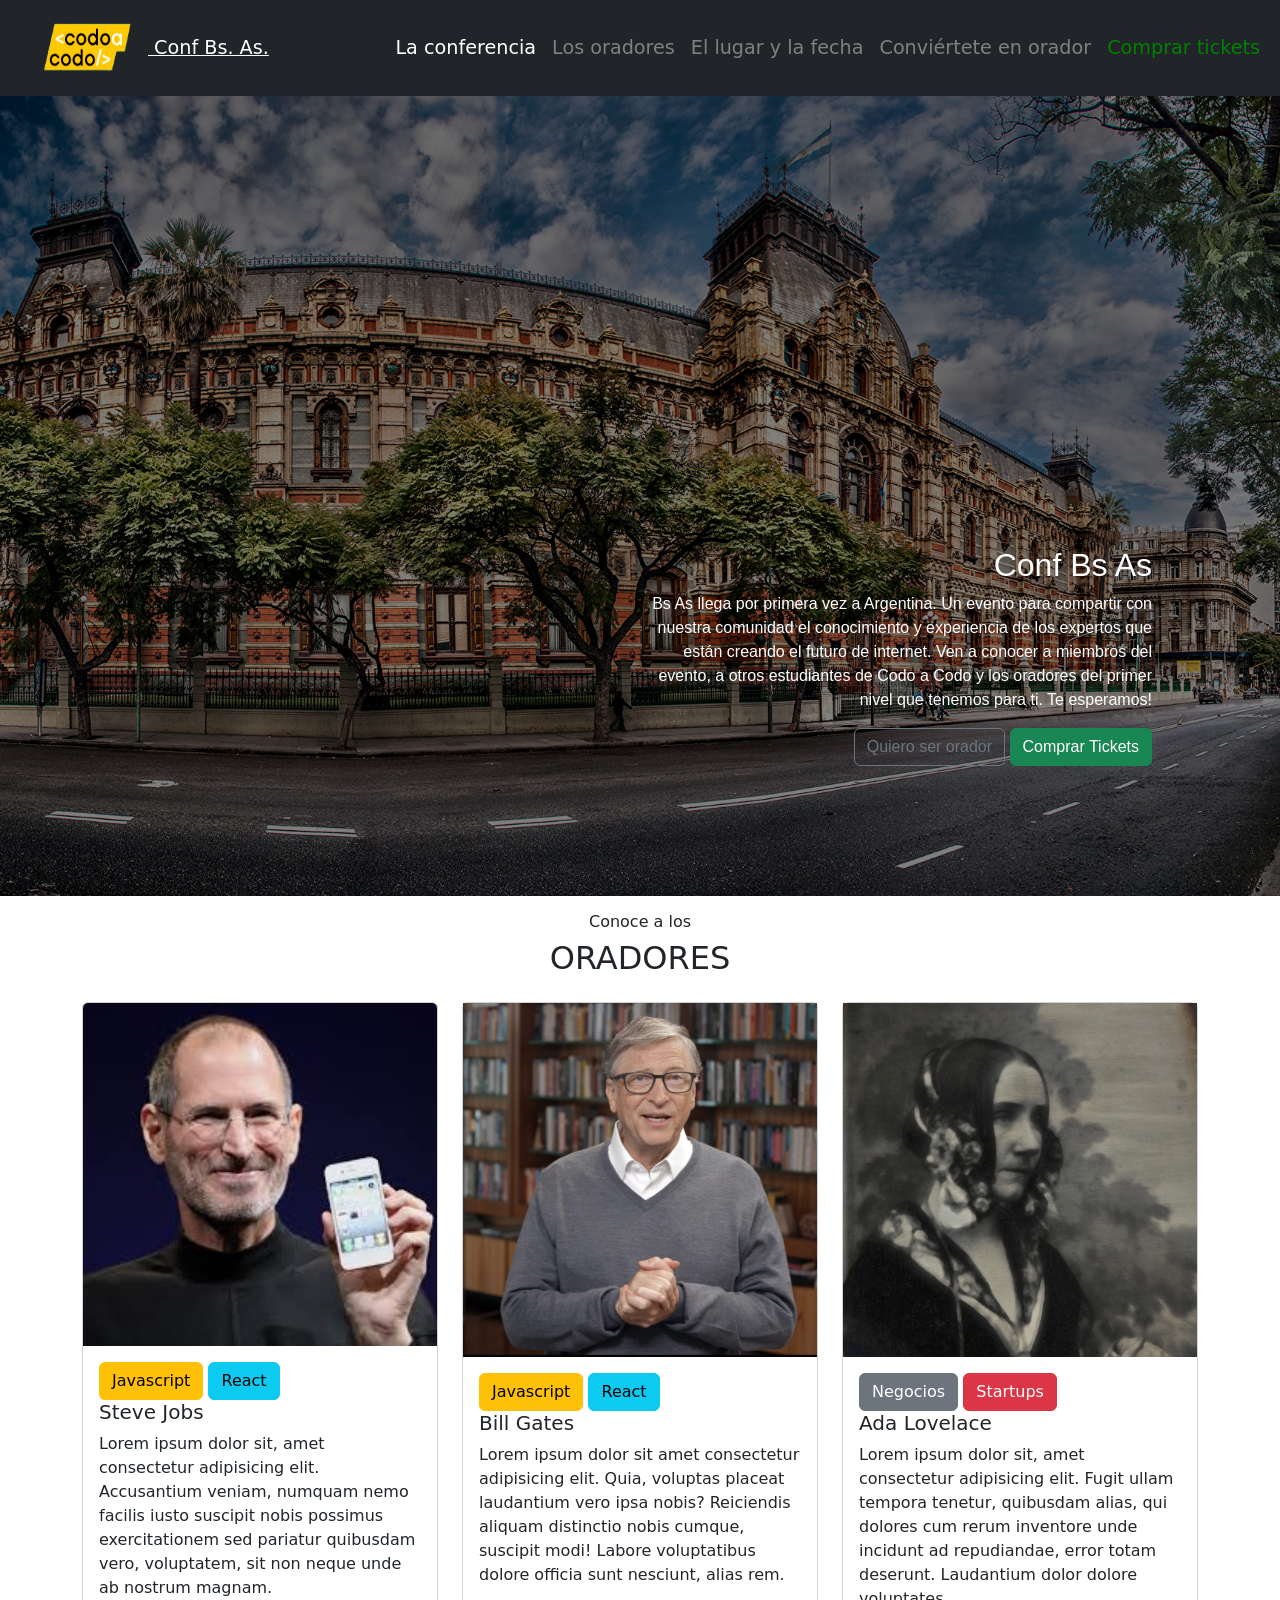
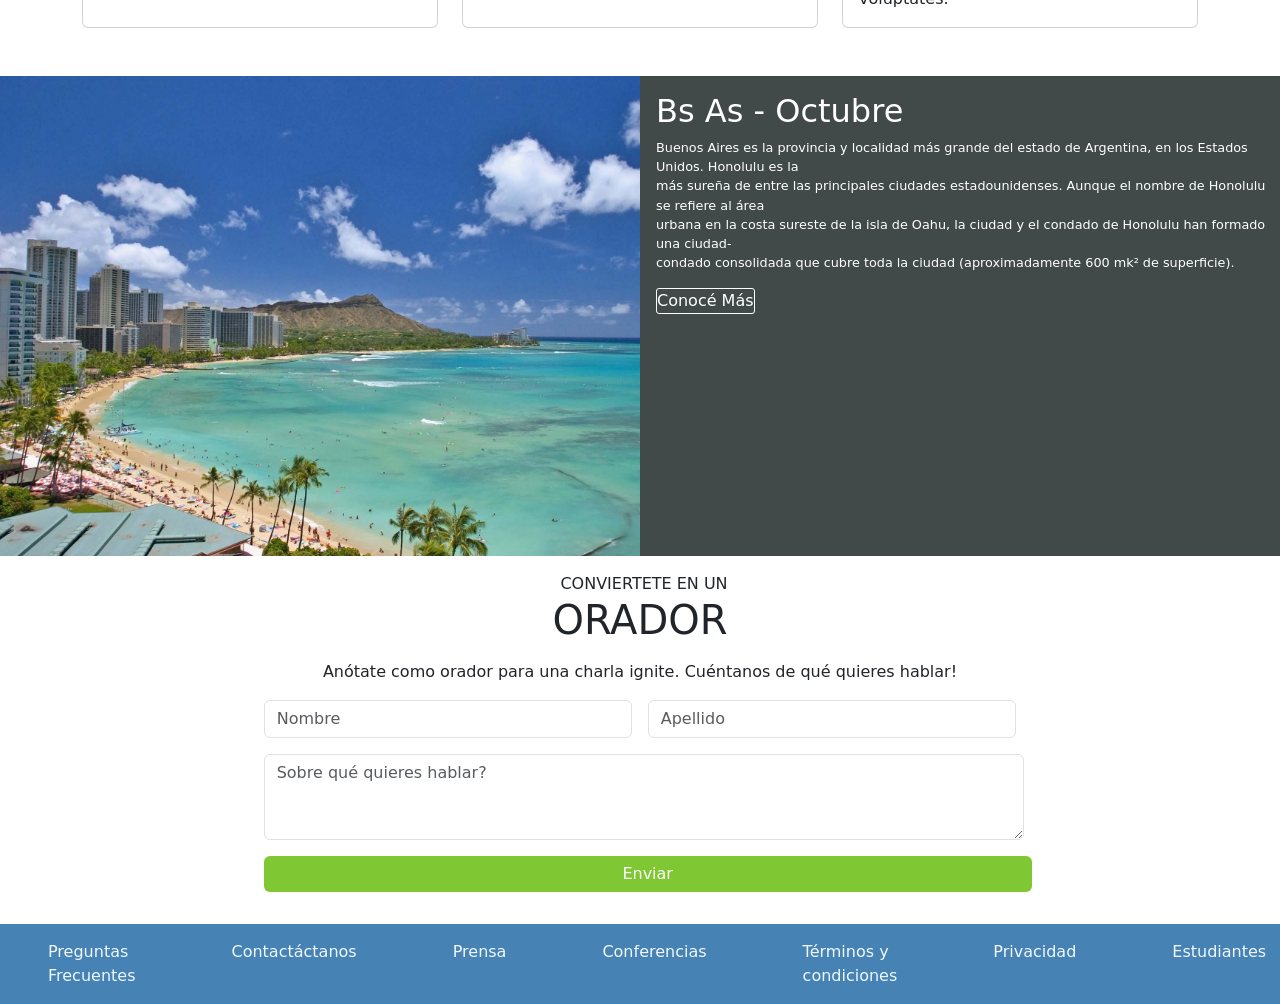
<file: index.html>
<!-- ESTRUCTURA/TIPO DE DOCUMENTO -->

<!doctype html>

<!-- LENGUAJE, TITULO, LINKS NECESARIOS -->
<html lang="en">
  <head>
    <meta charset="utf-8">
    <meta name="viewport" contents="width=device-width, initial-scale=1">
    <title>CodoaCodo</title>
    <link href="https://cdn.jsdelivr.net/npm/bootstrap@5.2.1/dist/css/bootstrap.min.css" rel="stylesheet" integrity="sha384-iYQeCzEYFbKjA/T2uDLTpkwGzCiq6soy8tYaI1GyVh/UjpbCx/TYkiZhlZB6+fzT" crossorigin="anonymous">
    <link rel="stylesheet" href="/Styles.css">
  </head>

  <!-- BARRA DE NAVEGACION -->
   <header>
    <nav class="navbar navbar-expand-lg bg-dark">
        <div class="container-fluid ">
            <a class="navbar-brand" href="barra de navegacion ">
           <a href="/index.html" style="color: white;" > <img src="img/codoacodo.png" width="120" height="80" alt="logo Codo a Codo" class="CaC"> Conf Bs. As.</a>
            <button class="navbar-toggler" type="button" data-bs-toggle="collapse"
                data-bs-target="#navbarSupportedContent" aria-controls="navbarSupportedContent" aria-expanded="false"
                aria-label="Toggle navigation">
                <span class="navbar-toggler-icon"></span>
            </button>
            <div class="collapse navbar-collapse" id="navbarSupportedContent">
                <ul class="navbar-nav ms-auto">
                    <li class="nav-item active"> <a class="nav-link" href="#principal" style="color:white">La
                            conferencia</a></li>
                    <li class="nav-item"><a class="nav-link" href="#oradores" style="color:gray">Los oradores</a></li>
                    <li class="nav-item"><a class="nav-link" href="#ubicacion" style="color: gray">El lugar y la
                            fecha</a></li>
                    <li class="nav-item"><a class="nav-link" href="#orador" style="color: gray">Conviértete en
                            orador</a></li>
                    <li class="nav-item"><a class="nav-link" href="/Entradas.html" style="color: green">Comprar tickets</a>
                    </li>
                </ul>
            </div>
        </div>
    </nav>
</header>

<!-- COMIENZO DE LA PAGINA "CUERPO" -->

  <body>

    <!-- PRIMER ARTICULO -->
    <article>
        <section class="img-section  container-fluid"  id="icf">
        </section>
    
        <div class="img-section-div">
          <h2>Conf Bs As</h2>
          <p>Bs As llega por primera vez a Argentina. Un evento para compartir con <br>
              nuestra comunidad el conocimiento y experiencia de los expertos que <br>
              están creando el futuro de internet. Ven a conocer a miembros del <br>
              evento, a otros estudiantes de Codo a Codo y los oradores del primer <br>
              nivel que tenemos para ti. Te esperamos! </p>
          <button type="button" class="btn btn-outline-secondary" id="boton1">Quiero ser orador</button>
         <a href="/Entradas.html">  <button type="button" class="btn btn-success">Comprar Tickets</button></a>
          </div>
    
    </article>
   <!-- PRIMERA SECCION "LAS CARTAS" -->
    <section>
        <div class="titulo-oradores">
            <h6>Conoce a los</h6>
            <h2>ORADORES</h2>
        </div>
        <div class="oradores" id="oradores">
            <div class="container">
                <div class="row row-cols-1 row-cols-md-3 g-4">
                    <div class="col">
                        <div class="card h-100">
                            <img src="./img/steve.jpg" class="card-img-top" alt="Imagen Steve Jobs">
                            <div class="card-body">
                                <button type="button" class="btn btn-warning">Javascript</button>
                                <button type="button" class="btn btn-info">React</button>
                                <h5 class="card-steve">Steve Jobs</h5>
                                <p class="card-text">Lorem ipsum dolor sit, amet consectetur adipisicing elit.
                                    Accusantium veniam, numquam nemo facilis iusto suscipit nobis possimus
                                    exercitationem sed
                                    pariatur quibusdam vero, voluptatem, sit non neque unde ab nostrum magnam.</p>
                            </div>
                        </div>
                    </div>
                    <div class="col">
                        <div class="card h-100">
                            <img src="./img/bill.jpg" class="bill" alt="Imagen Bill Gates">
                            <div class="card-body">
                                <button type="button" class="btn btn-warning">Javascript</button>
                                <button type="button" class="btn btn-info">React</button>
                                <h5 class="card-title">Bill Gates</h5>
                                <p class="card-text">Lorem ipsum dolor sit amet consectetur adipisicing elit. Quia,
                                    voluptas placeat laudantium vero ipsa nobis? Reiciendis aliquam distinctio nobis
                                    cumque,
                                    suscipit modi! Labore voluptatibus dolore officia sunt nesciunt, alias rem.</p>
                            </div>
                        </div>
                    </div>
                    <div class="col">
                        <div class="card h-100">
                            <img src="./img/ada.jpeg" class="ada" alt="Imagen Ada Lovelace">
                            <div class="card-body">
                                <button type="button" class="btn btn-secondary">Negocios</button>
                                <button type="button" class="btn btn-danger">Startups</button>
                                <h5 class="card-title">Ada Lovelace</h5>
                                <p class="card-text">Lorem ipsum dolor sit, amet consectetur adipisicing elit. Fugit
                                    ullam tempora tenetur, quibusdam alias, qui dolores cum rerum inventore unde
                                    incidunt ad repudiandae, error totam deserunt. Laudantium dolor dolore
                                    voluptates.</p>
                            </div>
                        </div>
                    </div>
                </div>
            </div>
        </div>
         <!-- SEGUNDA SECCION "UBICACION" -->
        <section class="section-img-text">
            <div class="div-image-section">
            </div>
      
            <div class="div-text-section">
              <div>
              <h2 id="ubicacion">Bs As - Octubre</h2>
              <p> Buenos Aires es la provincia y localidad más grande del estado de Argentina, en los Estados Unidos. Honolulu es la <br>
                más sureña de entre las principales ciudades estadounidenses. Aunque el nombre de Honolulu se refiere al área <br>
                urbana en la costa sureste de la isla de Oahu, la ciudad y el condado de Honolulu han formado una ciudad- <br>
                condado consolidada que cubre toda la ciudad (aproximadamente 600 mk² de superficie).
              </p>
      
              <input type="button" value="Conocé Más" id="conoce-mas">
            </div>
              
            </div>
          </section>
          <!-- TERCERA SECCION "FORMULARIO" -->
          <section class="conviertete-en-orador">
            <div class="titulo-conviertete">
                <p>CONVIERTETE EN UN</p>
                <h1 id="orador">ORADOR</h1>
              </div>
            <form>
              <p>Anótate como orador para una charla ignite. Cuéntanos de qué quieres hablar!</p>
              <div class="mb-3">
                
                <label for="exampleInputText" class="form-label" ></label>
                <input type="text" class="form-control" id="exampleInputText" aria-describedby="textHelp" placeholder="Nombre">
                <label for="exampleInputText" class="form-label"></label>
                <input type="text" class="form-control" id="exampleInputText" aria-describedby="textHelp" placeholder="Apellido" >
                
              </div>
              <div id="comprar" class="mb-3">
                <label for="exampleFormControlTextarea1" class="form-label"></label>
                <textarea class="form-control" id="exampleFormControlTextarea1" rows="3" placeholder="Sobre qué quieres hablar?"></textarea>
              </div>
          
              
              <button type="submit" class="btn btn-success" id="boton-enviar">Enviar</button>
            </form>
          </section>
          <!-- FOOTER O PIE/CIERRE DE PAGINA -->
  <footer>
    <section class="navbar navbar-expand-lg">

      <div class=" footer navbar-nav">
        <a class="nav-link" >Preguntas Frecuentes</a>
        <a class="nav-link" >Contactáctanos</a>
        <a class="nav-link" >Prensa</a>
        <a class="nav-link" >Conferencias</a>
        <a class="nav-link">Términos y condiciones</a>
        <a class="nav-link" >Privacidad</a>
        <a class="nav-link" >Estudiantes</a>
      </div>

      </div>
    </section>


  </footer>


          <script src="https://cdn.jsdelivr.net/npm/@popperjs/core@2.11.6/dist/umd/popper.min.js" integrity="sha384-oBqDVmMz9ATKxIep9tiCxS/Z9fNfEXiDAYTujMAeBAsjFuCZSmKbSSUnQlmh/jp3" crossorigin="anonymous"></script>
          <script src="https://cdn.jsdelivr.net/npm/bootstrap@5.2.2/dist/js/bootstrap.min.js" integrity="sha384-IDwe1+LCz02ROU9k972gdyvl+AESN10+x7tBKgc9I5HFtuNz0wWnPclzo6p9vxnk" crossorigin="anonymous"></script>
</html>
</file>
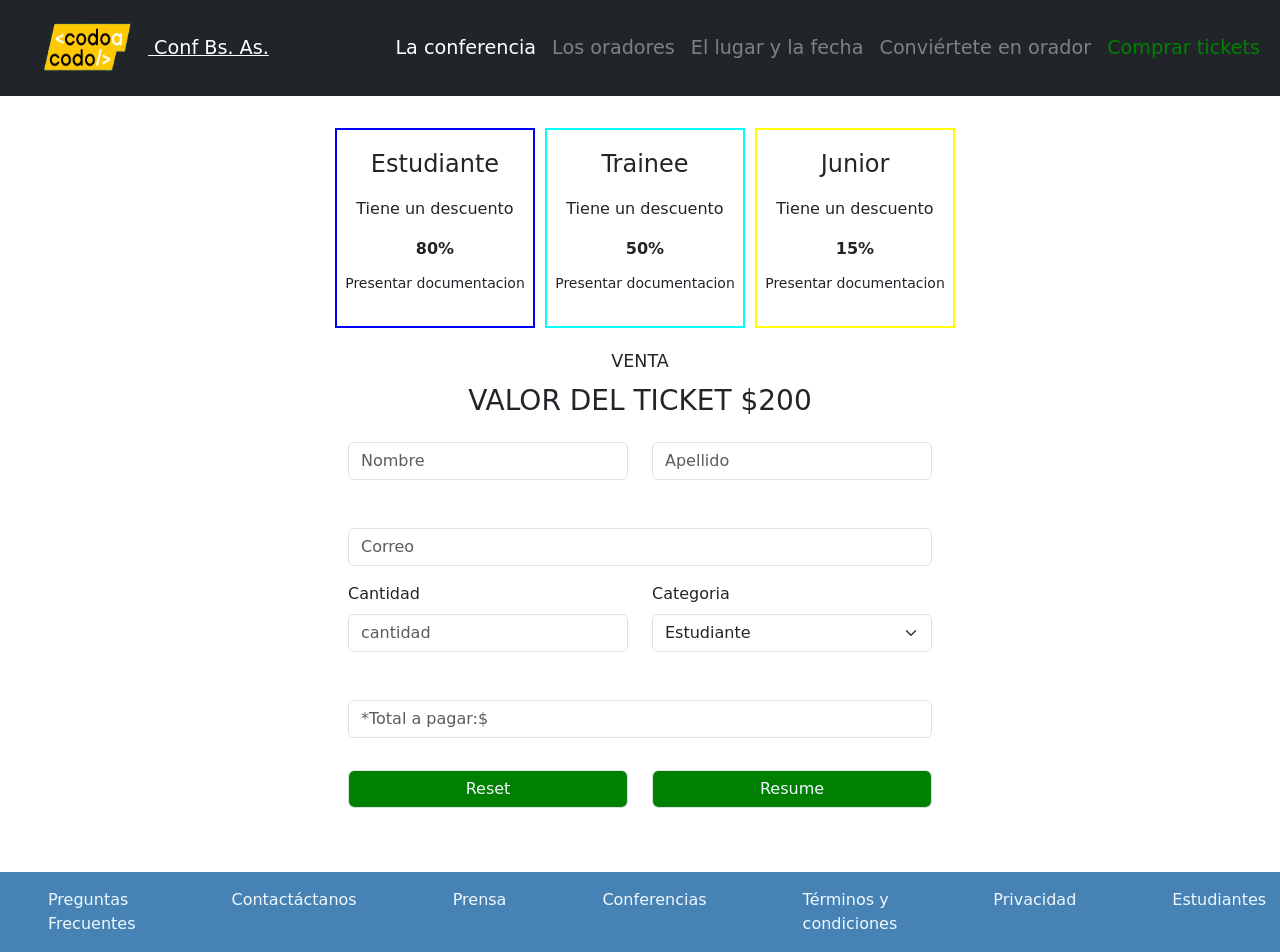
<file: Entradas.html>
<!DOCTYPE html>
<html lang="es">

<head>
  <meta charset="UTF-8">
  <meta http-equiv="X-UA-Compatible" content="IE=edge">
  <meta name="viewport" content="width=device-width, initial-scale=1.0">

  <link href="https://cdn.jsdelivr.net/npm/bootstrap@5.2.2/dist/css/bootstrap.min.css" rel="stylesheet" integrity="sha384-Zenh87qX5JnK2Jl0vWa8Ck2rdkQ2Bzep5IDxbcnCeuOxjzrPF/et3URy9Bv1WTRi" crossorigin="anonymous">
  <title>Tickets</title>
  <link rel="stylesheet" href="/Styles.css">
</head>

<body>

  <!-- BARRA DE NAVEGACION -->
  <header>
    <nav class="navbar navbar-expand-lg bg-dark">
        <div class="container-fluid ">
            <a class="navbar-brand" href="barra de navegacion ">
              <a href="/index.html" style="color: white;" > <img src="img/codoacodo.png" width="120" height="80" alt="logo Codo a Codo" class="CaC"> Conf Bs. As.</a>
            <button class="navbar-toggler" type="button" data-bs-toggle="collapse"
                data-bs-target="#navbarSupportedContent" aria-controls="navbarSupportedContent" aria-expanded="false"
                aria-label="Toggle navigation">
                <span class="navbar-toggler-icon"></span>
            </button>
            <div class="collapse navbar-collapse" id="navbarSupportedContent">
                <ul class="navbar-nav ms-auto">
                    <li class="nav-item active"> <a class="nav-link" href="#principal" style="color:white">La
                            conferencia</a></li>
                    <li class="nav-item"><a class="nav-link" href="#oradores" style="color:gray">Los oradores</a></li>
                    <li class="nav-item"><a class="nav-link" href="#ubicacion" style="color: gray">El lugar y la
                            fecha</a></li>
                    <li class="nav-item"><a class="nav-link" href="#orador" style="color: gray">Conviértete en
                            orador</a></li>
                    <li class="nav-item"><a class="nav-link" href="/Entradas.html" style="color: green">Comprar tickets</a>
                    </li>
                </ul>
            </div>
        </div>
    </nav>
</header>

  <!-- cards -->
  <div>
    <div class="flex-container">
      <div class="flex-item blue">
        <h4>Estudiante</h4>
        <p>Tiene un descuento</p>
        <b>80%</b>
        <p><small class="text muted">Presentar documentacion</small></p>

      </div>
      <div class="flex-item aqua">
        <h4>Trainee</h4>
        <p>Tiene un descuento</p>
        <b>50%</b>
        <p><small class="text muted">Presentar documentacion</small></p>

      </div>
      <div class="flex-item yellow">
        <h4>Junior</h4>
        <p>Tiene un descuento</p>
        <b>15%</b>
        <p><small class="text muted">Presentar documentacion</small></p>
      </div>
    </div>
  </div>

  <div class="container">
    <div class="row pt-1">
      <h5 class="text-center pb-1 pt-3"><small>VENTA</small></h5>
      <h3 class="text-center text-uppercase">VALOR DEL TICKET $200 </h3>
    </div>
  </div>

  <!-- form -->
  <div class="flex-container">
    <form class="form w-50">
      <div class="row m-3">
        <div class="col">
          <input type="text" class="form-control" placeholder="Nombre">
        </div>
        <div class="col">
          <input type="text" class="form-control" placeholder="Apellido">
        </div>
        <div class="mb-3">
          <input type="email" class="form-control" placeholder="Correo">
        </div>
        <div class="col">
          <label class="form-label" for="cantidad">Cantidad</label>
          <input type="number" id="cantidad" class="form-control" placeholder="cantidad">
        </div>
        <div class="col">
          <label class="form-label" for="categoria" >Categoria</label>
          <select class="form-select" id="categoria">
            <option selected value="0">Estudiante</option>
            <option value="1">Trainee</option>
            <option value="2">Junior</option>
          </select>
        </div>
        <!-- total a pagar -->
        <div class="pago mb-3">
          <input readonly type="text" class="form-control" id="pagar" placeholder="*Total a pagar:$">
        </div>
      </div>




      <!-- botones -->

      <div class="linea row m-3">
        <div class="col">
          <input type="reset" class="form-control">
        </div>
        <div class="col">
          <button onclick="totalPagar(event)" class="form-control">Resume</button>
        </div>

      </div>
    </form>
    
  </div>


  <!-- footer -->
  <footer>
    <section class="navbar navbar-expand-lg">

      <div class=" footer navbar-nav">
        <a class="nav-link" >Preguntas Frecuentes</a>
        <a class="nav-link" >Contactáctanos</a>
        <a class="nav-link" >Prensa</a>
        <a class="nav-link" >Conferencias</a>
        <a class="nav-link">Términos y condiciones</a>
        <a class="nav-link" >Privacidad</a>
        <a class="nav-link" >Estudiantes</a>
      </div>

      </div>
    </section>


  </footer>


<!-- JavaS del form-->

<script src="script.js"></script>



</body>

</html>
</file>
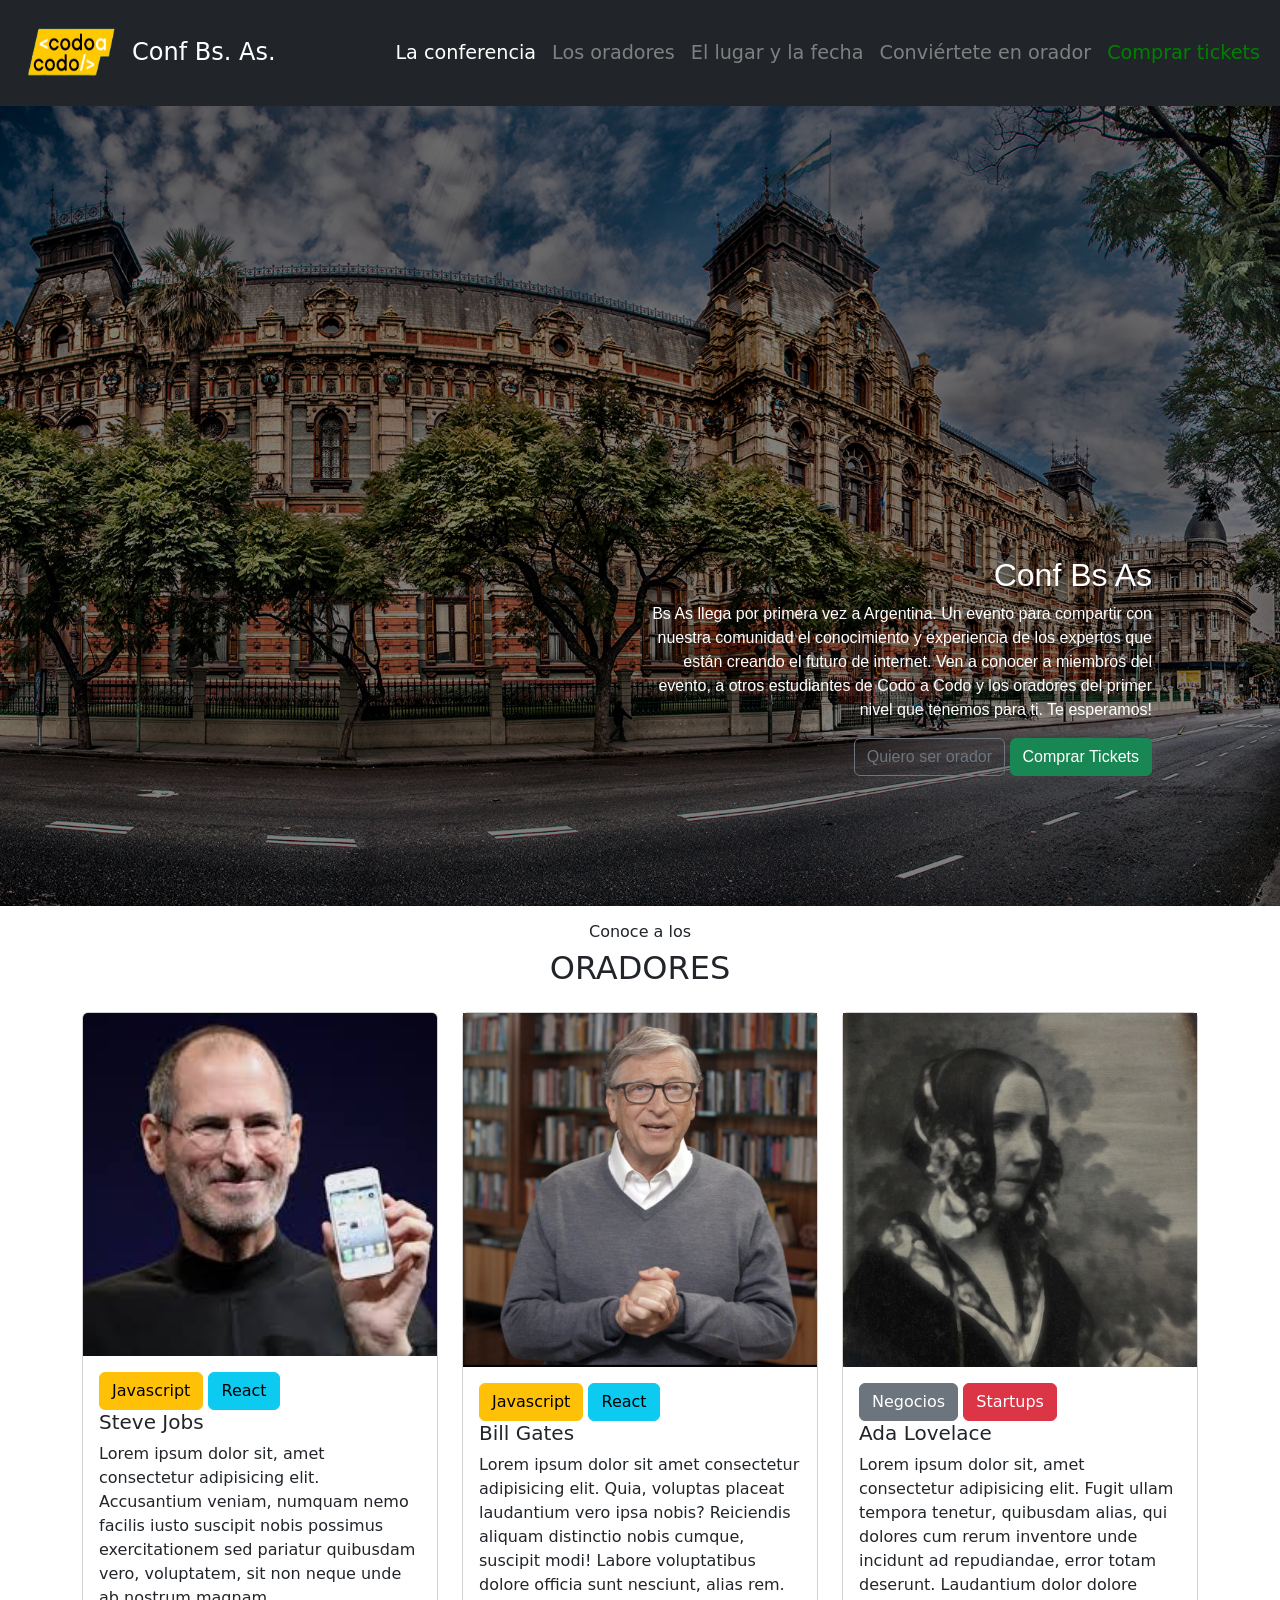
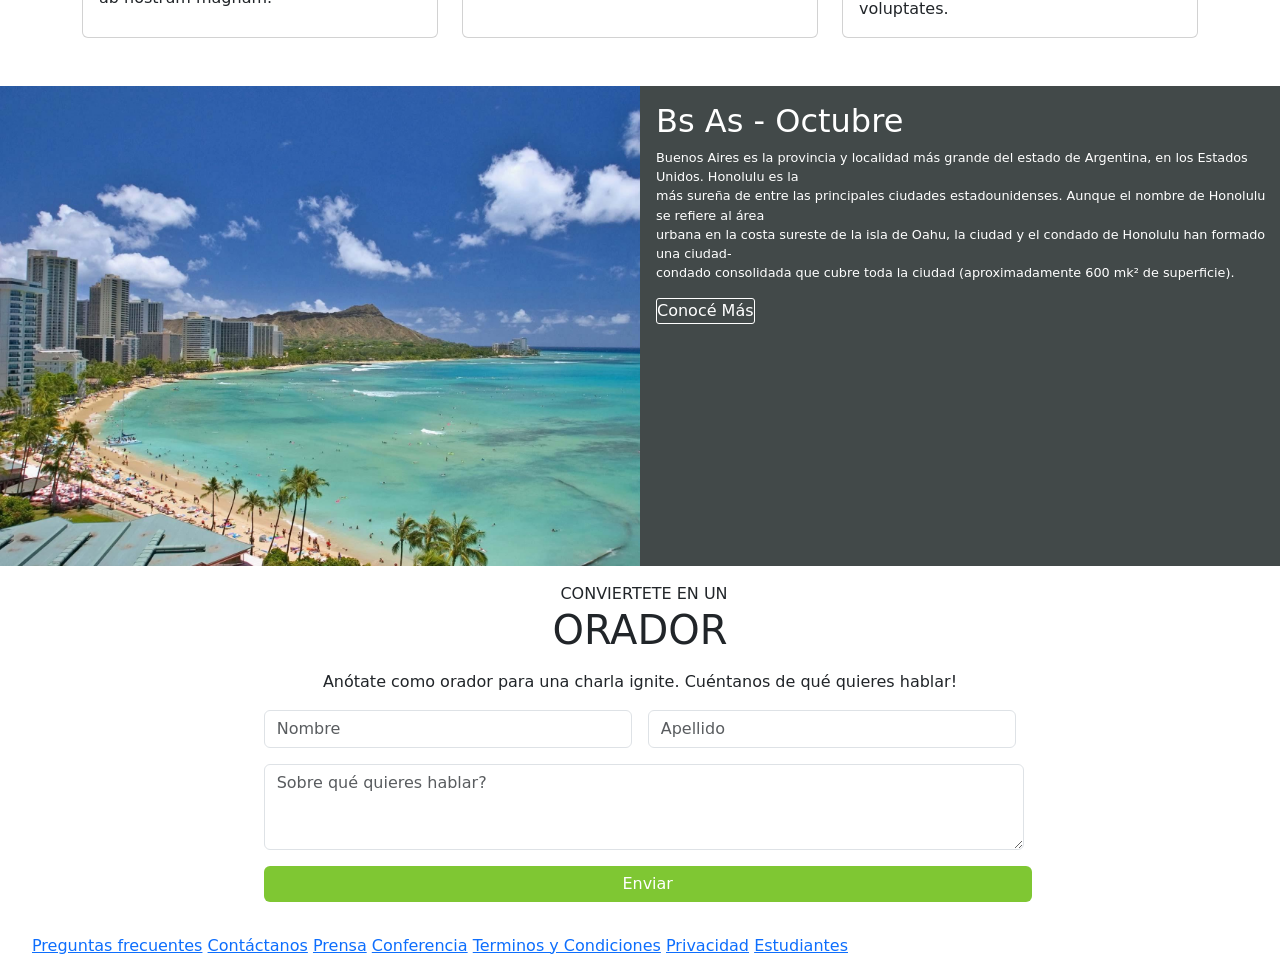
<file: Integrador.html>
<!-- ESTRUCTURA/TIPO DE DOCUMENTO -->

<!doctype html>

<!-- LENGUAJE, TITULO, LINKS NECESARIOS -->
<html lang="en">
  <head>
    <meta charset="utf-8">
    <meta name="viewport" contents="width=device-width, initial-scale=1">
    <title>CodoaCodo</title>
    <link href="https://cdn.jsdelivr.net/npm/bootstrap@5.2.1/dist/css/bootstrap.min.css" rel="stylesheet" integrity="sha384-iYQeCzEYFbKjA/T2uDLTpkwGzCiq6soy8tYaI1GyVh/UjpbCx/TYkiZhlZB6+fzT" crossorigin="anonymous">
    <link rel="stylesheet" href="Styles.css">
  </head>

  <!-- BARRA DE NAVEGACION -->
   <header>
    <nav class="navbar navbar-expand-lg bg-dark">
        <div class="container-fluid ">
            <a class="navbar-brand" href="barra de navegacion ">
            <img src="img/codoacodo.png" width="120" height="80" alt="logo Codo a Codo">Conf Bs. As. </a>
            <button class="navbar-toggler" type="button" data-bs-toggle="collapse"
                data-bs-target="#navbarSupportedContent" aria-controls="navbarSupportedContent" aria-expanded="false"
                aria-label="Toggle navigation">
                <span class="navbar-toggler-icon"></span>
            </button>
            <div class="collapse navbar-collapse" id="navbarSupportedContent">
                <ul class="navbar-nav ms-auto">
                    <li class="nav-item active"> <a class="nav-link" href="#principal" style="color:white">La
                            conferencia</a></li>
                    <li class="nav-item"><a class="nav-link" href="#oradores" style="color:gray">Los oradores</a></li>
                    <li class="nav-item"><a class="nav-link" href="#ubicacion" style="color: gray">El lugar y la
                            fecha</a></li>
                    <li class="nav-item"><a class="nav-link" href="#orador" style="color: gray">Conviértete en
                            orador</a></li>
                    <li class="nav-item"><a class="nav-link" href="#comprar" style="color: green">Comprar tickets</a>
                    </li>
                </ul>
            </div>
        </div>
    </nav>
</header>

<!-- COMIENZO DE LA PAGINA "CUERPO" -->

  <body>

    <!-- PRIMER ARTICULO -->
    <article>
        <section class="img-section  container-fluid"  id="icf">
        </section>
    
        <div class="img-section-div">
          <h2>Conf Bs As</h2>
          <p>Bs As llega por primera vez a Argentina. Un evento para compartir con <br>
              nuestra comunidad el conocimiento y experiencia de los expertos que <br>
              están creando el futuro de internet. Ven a conocer a miembros del <br>
              evento, a otros estudiantes de Codo a Codo y los oradores del primer <br>
              nivel que tenemos para ti. Te esperamos! </p>
          <button type="button" class="btn btn-outline-secondary" id="boton1">Quiero ser orador</button>
          <button type="button" class="btn btn-success">Comprar Tickets</button>
          </div>
    
    </article>
   <!-- PRIMERA SECCION "LAS CARTAS" -->
    <section>
        <div class="titulo-oradores">
            <h6>Conoce a los</h6>
            <h2>ORADORES</h2>
        </div>
        <div class="oradores" id="oradores">
            <div class="container">
                <div class="row row-cols-1 row-cols-md-3 g-4">
                    <div class="col">
                        <div class="card h-100">
                            <img src="./img/steve.jpg" class="card-img-top" alt="Imagen Steve Jobs">
                            <div class="card-body">
                                <button type="button" class="btn btn-warning">Javascript</button>
                                <button type="button" class="btn btn-info">React</button>
                                <h5 class="card-steve">Steve Jobs</h5>
                                <p class="card-text">Lorem ipsum dolor sit, amet consectetur adipisicing elit.
                                    Accusantium veniam, numquam nemo facilis iusto suscipit nobis possimus
                                    exercitationem sed
                                    pariatur quibusdam vero, voluptatem, sit non neque unde ab nostrum magnam.</p>
                            </div>
                        </div>
                    </div>
                    <div class="col">
                        <div class="card h-100">
                            <img src="./img/bill.jpg" class="bill" alt="Imagen Bill Gates">
                            <div class="card-body">
                                <button type="button" class="btn btn-warning">Javascript</button>
                                <button type="button" class="btn btn-info">React</button>
                                <h5 class="card-title">Bill Gates</h5>
                                <p class="card-text">Lorem ipsum dolor sit amet consectetur adipisicing elit. Quia,
                                    voluptas placeat laudantium vero ipsa nobis? Reiciendis aliquam distinctio nobis
                                    cumque,
                                    suscipit modi! Labore voluptatibus dolore officia sunt nesciunt, alias rem.</p>
                            </div>
                        </div>
                    </div>
                    <div class="col">
                        <div class="card h-100">
                            <img src="./img/ada.jpeg" class="ada" alt="Imagen Ada Lovelace">
                            <div class="card-body">
                                <button type="button" class="btn btn-secondary">Negocios</button>
                                <button type="button" class="btn btn-danger">Startups</button>
                                <h5 class="card-title">Ada Lovelace</h5>
                                <p class="card-text">Lorem ipsum dolor sit, amet consectetur adipisicing elit. Fugit
                                    ullam tempora tenetur, quibusdam alias, qui dolores cum rerum inventore unde
                                    incidunt ad repudiandae, error totam deserunt. Laudantium dolor dolore
                                    voluptates.</p>
                            </div>
                        </div>
                    </div>
                </div>
            </div>
        </div>
         <!-- SEGUNDA SECCION "UBICACION" -->
        <section class="section-img-text">
            <div class="div-image-section">
            </div>
      
            <div class="div-text-section">
              <div>
              <h2 id="ubicacion">Bs As - Octubre</h2>
              <p> Buenos Aires es la provincia y localidad más grande del estado de Argentina, en los Estados Unidos. Honolulu es la <br>
                más sureña de entre las principales ciudades estadounidenses. Aunque el nombre de Honolulu se refiere al área <br>
                urbana en la costa sureste de la isla de Oahu, la ciudad y el condado de Honolulu han formado una ciudad- <br>
                condado consolidada que cubre toda la ciudad (aproximadamente 600 mk² de superficie).
              </p>
      
              <input type="button" value="Conocé Más" id="conoce-mas">
            </div>
              
            </div>
          </section>
          <!-- TERCERA SECCION "FORMULARIO" -->
          <section class="conviertete-en-orador">
            <div class="titulo-conviertete">
                <p>CONVIERTETE EN UN</p>
                <h1 id="orador">ORADOR</h1>
              </div>
            <form>
              <p>Anótate como orador para una charla ignite. Cuéntanos de qué quieres hablar!</p>
              <div class="mb-3">
                
                <label for="exampleInputText" class="form-label" ></label>
                <input type="text" class="form-control" id="exampleInputText" aria-describedby="textHelp" placeholder="Nombre">
                <label for="exampleInputText" class="form-label"></label>
                <input type="text" class="form-control" id="exampleInputText" aria-describedby="textHelp" placeholder="Apellido" >
                
              </div>
              <div id="comprar" class="mb-3">
                <label for="exampleFormControlTextarea1" class="form-label"></label>
                <textarea class="form-control" id="exampleFormControlTextarea1" rows="3" placeholder="Sobre qué quieres hablar?"></textarea>
              </div>
          
              
              <button type="submit" class="btn btn-success" id="boton-enviar">Enviar</button>
            </form>
          </section>
          <!-- FOOTER O PIE/CIERRE DE PAGINA -->
          <footer>
            <ul>
                <a href="#">Preguntas frecuentes</a>
                <a href="#">Contáctanos</a>
                <a href="#">Prensa</a>
                <a href="#">Conferencia</a>
                <a href="#">Terminos y Condiciones</a>
                <a href="#">Privacidad</a>
                <a href="#">Estudiantes</a>
            </ul>
          </footer>
</html>
</file>
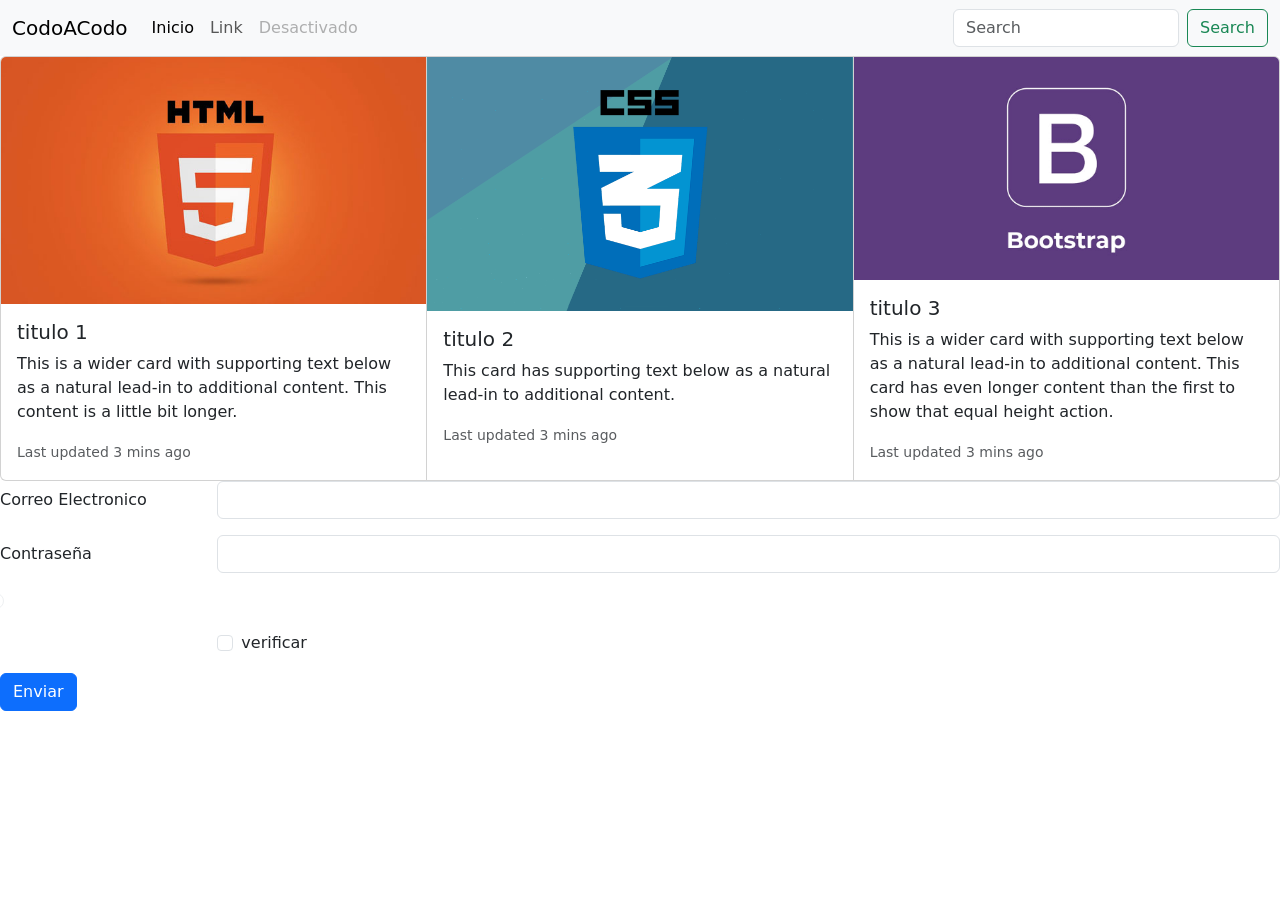
<file: boostrap/Html.html>
<!doctype html>
<html lang="en">
  <head>
    <meta charset="utf-8">
    <meta name="viewport" content="width=device-width, initial-scale=1">
    <title>Bootstrap demo</title>
    <link href="https://cdn.jsdelivr.net/npm/bootstrap@5.2.2/dist/css/bootstrap.min.css" rel="stylesheet" integrity="sha384-Zenh87qX5JnK2Jl0vWa8Ck2rdkQ2Bzep5IDxbcnCeuOxjzrPF/et3URy9Bv1WTRi" crossorigin="anonymous">
  </head>

  <header>
    <nav class="navbar navbar-expand-lg bg-light">
        <div class="container-fluid">
          <a class="navbar-brand" href="#">CodoACodo</a>
          <button class="navbar-toggler" type="button" data-bs-toggle="collapse" data-bs-target="#navbarScroll" aria-controls="navbarScroll" aria-expanded="false" aria-label="Toggle navigation">
            <span class="navbar-toggler-icon"></span>
          </button>
          <div class="collapse navbar-collapse" id="navbarScroll">
            <ul class="navbar-nav me-auto my-2 my-lg-0 navbar-nav-scroll" style="--bs-scroll-height: 100px;">
              <li class="nav-item">
                <a class="nav-link active" aria-current="page" href="#">Inicio</a>
              </li>
              <li class="nav-item">
                <a class="nav-link" href="#">Link</a>
              </li>
              <li class="nav-item">
                <a class="nav-link disabled">Desactivado</a>
              </li>
            </ul>
            <form class="d-flex" role="search">
              <input class="form-control me-2" type="search" placeholder="Search" aria-label="Search">
              <button class="btn btn-outline-success" type="submit">Search</button>
            </form>
          </div>
        </div>
      </nav>

  </header>
  <body>

    <div class="card-group">
        <div class="card">
          <img src="encabezado1.jpg" class="card-img-top" alt="...">
          <div class="card-body">
            <h5 class="card-title">titulo 1</h5>
            <p class="card-text">This is a wider card with supporting text below as a natural lead-in to additional content. This content is a little bit longer.</p>
            <p class="card-text"><small class="text-muted">Last updated 3 mins ago</small></p>
          </div>
        </div>
        <div class="card">
          <img src="css_blog.png" class="card-img-top" alt="...">
          <div class="card-body">
            <h5 class="card-title">titulo 2</h5>
            <p class="card-text">This card has supporting text below as a natural lead-in to additional content.</p>
            <p class="card-text"><small class="text-muted">Last updated 3 mins ago</small></p>
          </div>
        </div>
        <div class="card">
          <img src="bootstrap-social-share.png" class="card-img-top" alt="...">
          <div class="card-body">
            <h5 class="card-title">titulo 3</h5>
            <p class="card-text">This is a wider card with supporting text below as a natural lead-in to additional content. This card has even longer content than the first to show that equal height action.</p>
            <p class="card-text"><small class="text-muted">Last updated 3 mins ago</small></p>
          </div>
        </div>
      </div>



      <form>
        <div class="row mb-3">
          <label for="inputEmail3" class="col-sm-2 col-form-label">Correo Electronico</label>
          <div class="col-sm-10">
            <input type="email" class="form-control" id="inputEmail3">
          </div>
        </div>
        <div class="row mb-3">
          <label for="inputPassword3" class="col-sm-2 col-form-label">Contraseña</label>
          <div class="col-sm-10">
            <input type="password" class="form-control" id="inputPassword3">
          </div>
        </div>
        <fieldset class="row mb-3">
          
            <div class="form-check disabled">
              <input class="form-check-input" type="radio" name="gridRadios" id="gridRadios3" value="option3" disabled>
              <label class="form-check-label" for="gridRadios3">
              </label>
            </div>
          </div>
        </fieldset>
        <div class="row mb-3">
          <div class="col-sm-10 offset-sm-2">
            <div class="form-check">
              <input class="form-check-input" type="checkbox" id="gridCheck1">
              <label class="form-check-label" for="gridCheck1">
                verificar
              </label>
            </div>
          </div>
        </div>
        <button type="submit" class="btn btn-primary">Enviar</button>
      </form>
    <script src="https://cdn.jsdelivr.net/npm/bootstrap@5.2.2/dist/js/bootstrap.bundle.min.js" integrity="sha384-OERcA2EqjJCMA+/3y+gxIOqMEjwtxJY7qPCqsdltbNJuaOe923+mo//f6V8Qbsw3" crossorigin="anonymous"></script>
  </body>
</html>
</file>
<file: Styles.css>
* {
    margin: 0px;
    padding: 0px;
    box-sizing: border-box;
}
.navbar-brand{
    color: #ffffff;
    font-size: 1.5rem;
}
nav{
    font-size: 1.2rem;
  }

.img-section-div{   
    padding-top: 24.5em;
    margin-right: 8em; 
    color: #ffffff;
    float: right;
    margin-top: -58vw;
    position: relative;
    z-index: 1000;
    font-size: 1em;
    font-family: 'Franklin Gothic Medium', 'Arial Narrow', Arial, sans-serif;
    text-align: right;
}

.img-section{  
    width: 100%;
    height: 50rem;
    background-image: url(../img/ba1.jpg);
    filter: brightness(50%);
    background-size: cover;
    
}

.titulo-oradores{
    padding: 1em 0;
    text-align: center;
}


.div-image-section{  
    width: 50%;
    height: 30em;
    background-image: url(../img/honolulu.jpg);
    background-size: cover;
}


.div-text-section{

    color: #fff;
    width: 50%;
    background-color: #424949  ;
}

.div-text-section p{
  font-size: .8em;
}

.div-text-section div{
    margin: 1em 0 0 1em;
}

.div-text-section div input{
    color: #fff;
    border: 1px solid #fff;
    border-radius: 3px;
    background-color: rgba(0, 0, 0, 0)
}

.section-img-text{
    display: flex;
}

.conviertete-en-orador{
        
    width: 60%;
    margin: 0 auto 2em;
    }

.titulo-conviertete{
    width: fit-content;
    margin: 0 auto .5em;
    }

.titulo-conviertete p{
    margin: 1em 0 0 .5em;
}

#exampleInputText{
    margin: 0 auto;
    width: 48%;
}

.mb-3{
    display: flex;
    }

.conviertete-en-orador form p{
    width: fit-content;        
    margin: 1em auto;
}

#boton-enviar{
    width: 100%;
    margin-left: 1%;
    border: 0;
    background-color: #7FC733;
}

#exampleFormControlTextarea1{
    width: 100%;
    margin-left: 1%;
}

#conoce-mas:hover{
    background-color: yellow;
    color: #444;
}


#parrafo{
    margin-top: 1em;
}


.flex-container{
    display: flex;
    width: 50;
    justify-content: center;
}


.flex-item{
    margin-top: 2rem;
    margin-left: 10px;
    height: 200px;
    width: 200px;
    padding: auto;
    text-align: center;
}

.flex-item h4 {
    padding-top: 20px ;

}

.flex-item p{
    padding-top: 10px;
}

.blue{
    border: 2px solid blue;
}

.aqua{
    border: 2px solid aqua;
}

.yellow{
    border: 2px solid yellow
}

.col{
    margin-bottom: 3rem;
}

.linea input{
    
    background-color: green;
    color: aliceblue;
}

.linea button{
    background-color: green;
    color: aliceblue;
}

.navbar{
    background-color:steelblue;
    
}

.footer a {
    display:inline;
    width: 100%;
    margin-inline: 40px;
    color:aliceblue;

    
}
</file>
